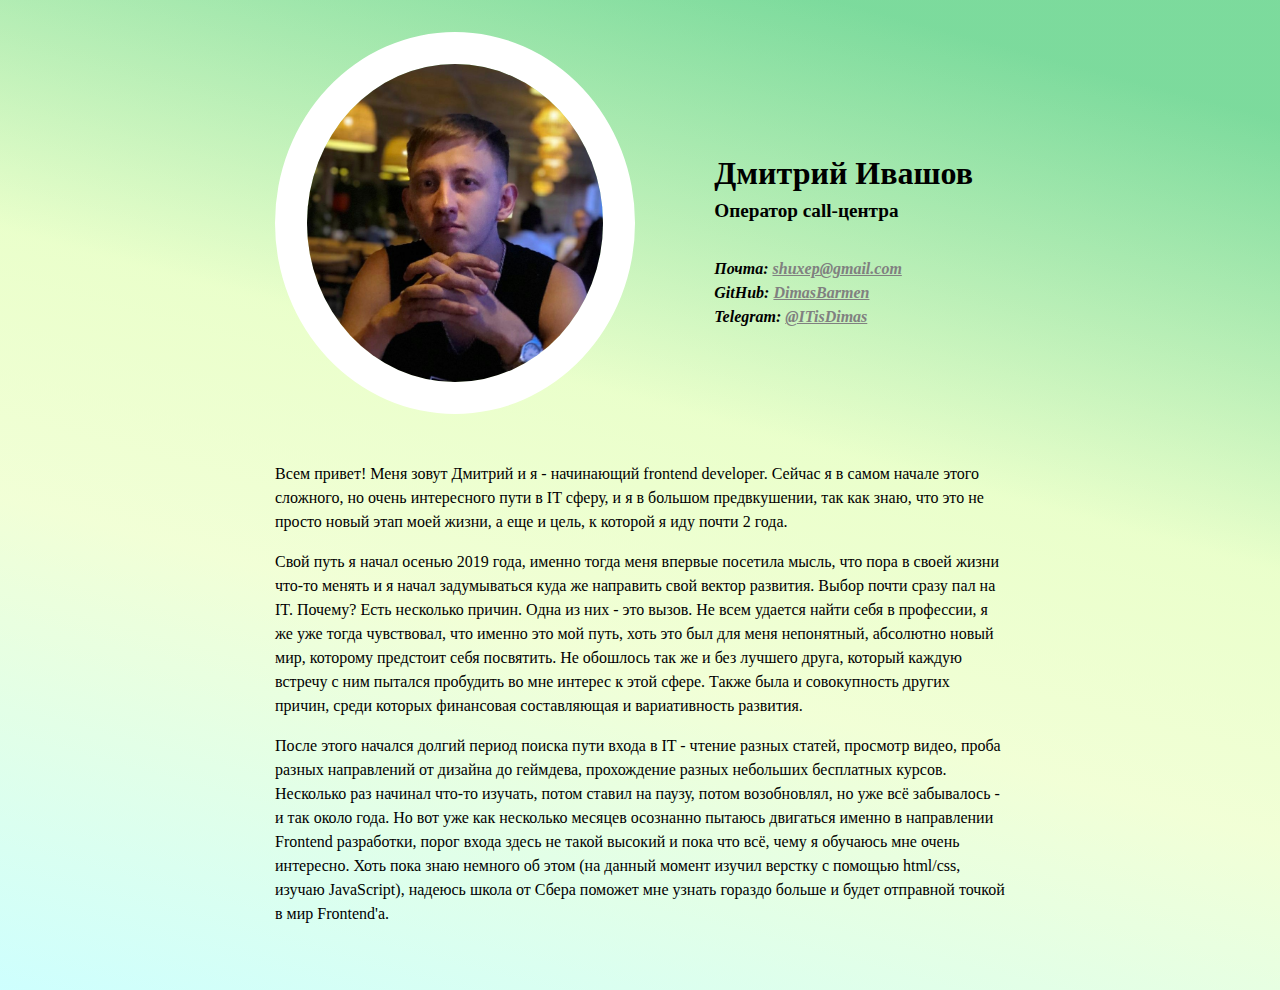
<file: index.html>
<!DOCTYPE html>
<html>
	<head>
		<meta charset="utf-8">
		<title>Студент Дмитрий Ивашов</title>
		<link rel="stylesheet" href="reset.css">
		<link rel="stylesheet" href="style.css">
	</head>
	<body>
		<div class="person"> <!-- Блок -->
			<div class="person__info"> <!-- Элемент -->
				<div class="avatar"> <!-- Блок -->
					<img class="avatar__picture" src="./avatar.jpg" /> <!-- Элемент -->
				</div>
			</div>
			<div class="person__contacts"> <!-- Элемент -->
				<div class="contacts"> <!-- Блок -->
					<div class="contacts__name">Дмитрий Ивашов</div> <!-- Элемент -->
					<div class="contacts__role">Оператор call-центра</div> <!-- Элемент -->
					<ul class="contacts__links"> <!-- Элемент -->
						<li class="contacts__item"> <!-- Элемент -->
							<span class="contacts__title">Почта</span> <!-- Элемент -->
							<a class="contacts__link" href="mailto: shuxep@gmail.com" target="_blink">shuxep@gmail.com</a> <!-- Элемент -->
						</li>
						<li class="contacts__item"> <!-- Элемент -->
							<span class="contacts__title">GitHub</span> <!-- Элемент -->
							<a class="contacts__link" href="http://github.com/dimasbarmen/" target="_blink">DimasBarmen</a> <!-- Элемент -->
						</li>
						<li class="contacts__item"> <!-- Элемент -->
							<span class="contacts__title">Telegram</span> <!-- Элемент -->
							<a class="contacts__link" href="tg://resolve?domain=ITisDimas" target="_blink">@ITisDimas</a> <!-- Элемент -->
						</ul>						
					</ul>
				</div>
			</div>
			<div class="person__details"> <!-- Элемент -->
				<p class="paragraph"> <!-- Блок -->
					Всем привет! Меня зовут Дмитрий и я - начинающий frontend developer. Сейчас я
					в самом начале этого сложного, но очень интересного пути в IT сферу, и я в
					большом предвкушении, так как знаю, что это не просто новый этап моей жизни, а еще
					и цель, к которой я иду почти 2 года.
				</p>
				<p class="paragraph"> <!-- Блок -->
					Свой путь я начал осенью 2019 года, именно тогда меня впервые посетила мысль, что
					пора в своей жизни что-то менять и я начал задумываться куда же направить свой
					вектор развития. Выбор почти сразу пал на IT. Почему? Есть несколько причин. Одна из
					них - это вызов. Не всем удается найти себя в профессии, я же уже тогда чувствовал,
					что именно это мой путь, хоть это был для меня непонятный, абсолютно новый мир,
					которому предстоит себя посвятить. Не обошлось так же и без лучшего друга,
					который каждую встречу с ним пытался пробудить во мне интерес к этой сфере. Также
					была и совокупность других причин, среди которых финансовая составляющая и вариативность развития.
				</p>
				<p class="paragraph paragraph_last"> <!-- Блок + булевый модификатор -->
					После этого начался долгий период поиска пути входа в IT - чтение разных
					статей, просмотр видео, проба разных направлений от дизайна до геймдева, прохождение
					разных небольших бесплатных курсов. Несколько раз начинал что-то изучать, потом
					ставил на паузу, потом возобновлял, но уже всё забывалось - и так около года.
					Но вот уже как несколько месяцев осознанно пытаюсь двигаться именно в направлении Frontend разработки, порог входа здесь не такой высокий и пока что всё, чему я обучаюсь мне очень интересно. Хоть пока знаю немного об этом (на данный момент изучил верстку с помощью html/css, изучаю JavaScript), надеюсь школа от Сбера поможет мне узнать гораздо больше и будет отправной точкой в мир Frontend'а.
				</p>
			</div> <!-- /.person__details -->
		</div> <!-- /.person -->
	</body>
</html>
</file>
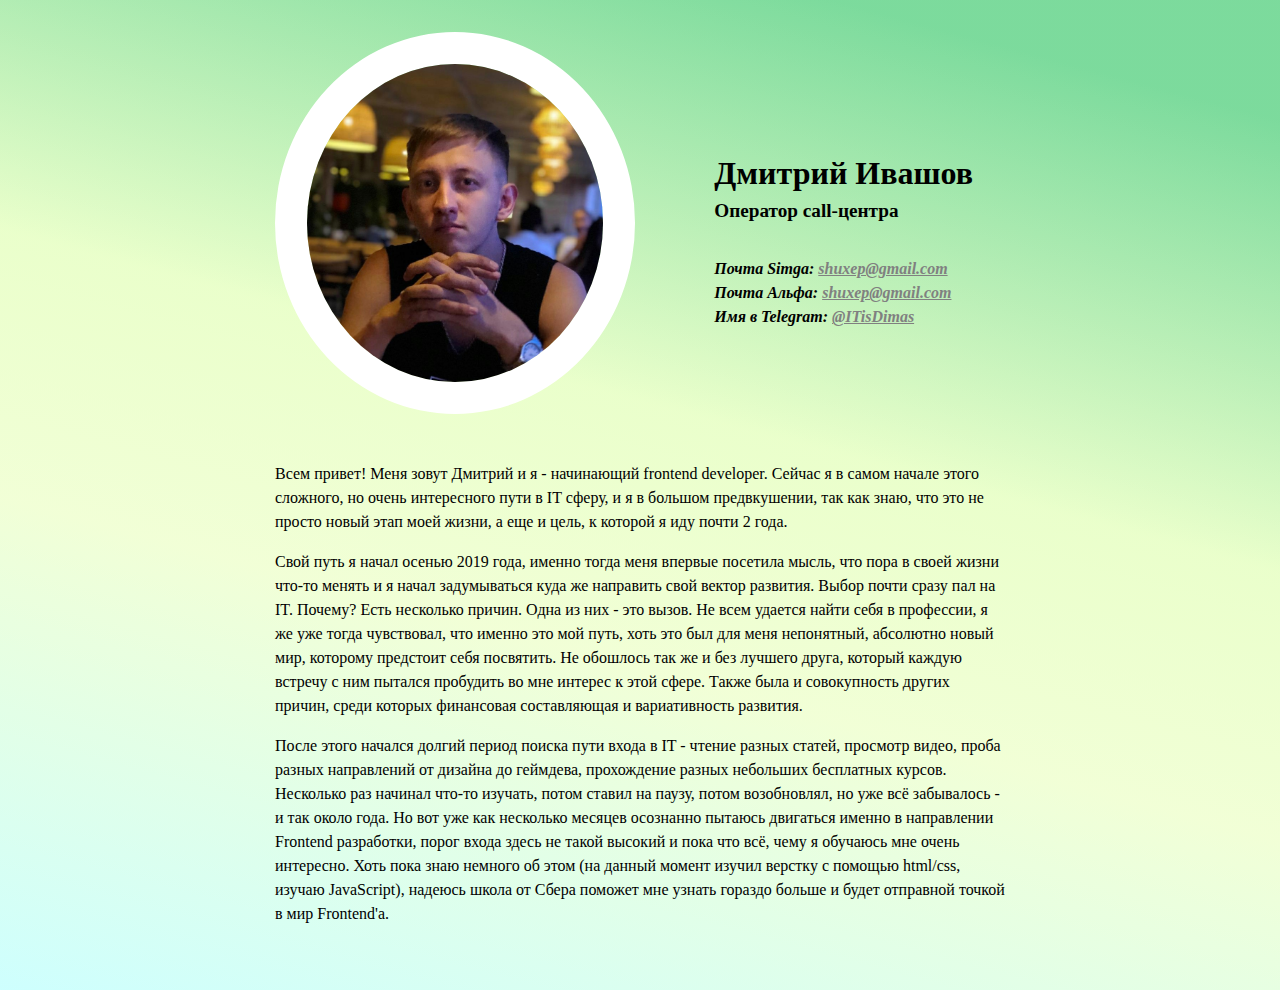
<file: html-css-lesson-1/index.html>
<!DOCTYPE html>
<html>
	<head>
		<meta charset="utf-8">
		<title>Студент Дмитрий Ивашов</title>
		<link rel="stylesheet" href="reset.css">
		<link rel="stylesheet" href="style.css">
	</head>
	<body>
		<div class="person"> <!-- Блок -->
			<div class="person__info"> <!-- Элемент -->
				<div class="avatar"> <!-- Блок -->
					<img class="avatar__picture" src="./avatar.jpg" /> <!-- Элемент -->
				</div>
			</div>
			<div class="person__contacts"> <!-- Элемент -->
				<div class="contacts"> <!-- Блок -->
					<div class="contacts__name">Дмитрий Ивашов</div> <!-- Элемент -->
					<div class="contacts__role">Оператор call-центра</div> <!-- Элемент -->
					<ul class="contacts__links"> <!-- Элемент -->
						<li class="contacts__item"> <!-- Элемент -->
							<span class="contacts__title">Почта Simga:</span> <!-- Элемент -->
							<a class="contacts__link" href="mailto: shuxep@gmail.com">shuxep@gmail.com</a> <!-- Элемент -->
						</ul>
						<li class="contacts__item"> <!-- Элемент -->
							<span class="contacts__title">Почта Альфа:</span> <!-- Элемент -->
							<a class="contacts__link" href="mailto: shuxep@gmail.com">shuxep@gmail.com</a> <!-- Элемент -->
						</ul>
						<li class="contacts__item"> <!-- Элемент -->
							<span class="contacts__title">Имя в Telegram:</span> <!-- Элемент -->
							<a class="contacts__link" href="tg://resolve?domain=ITisDimas">@ITisDimas</a> <!-- Элемент -->
						</ul>						
					</ul>
				</div>
			</div>
			<div class="person__details"> <!-- Элемент -->
				<p class="paragraph"> <!-- Блок -->
					Всем привет! Меня зовут Дмитрий и я - начинающий frontend developer. Сейчас я
					в самом начале этого сложного, но очень интересного пути в IT сферу, и я в
					большом предвкушении, так как знаю, что это не просто новый этап моей жизни, а еще
					и цель, к которой я иду почти 2 года.
				</p>
				<p class="paragraph"> <!-- Блок -->
					Свой путь я начал осенью 2019 года, именно тогда меня впервые посетила мысль, что
					пора в своей жизни что-то менять и я начал задумываться куда же направить свой
					вектор развития. Выбор почти сразу пал на IT. Почему? Есть несколько причин. Одна из
					них - это вызов. Не всем удается найти себя в профессии, я же уже тогда чувствовал,
					что именно это мой путь, хоть это был для меня непонятный, абсолютно новый мир,
					которому предстоит себя посвятить. Не обошлось так же и без лучшего друга,
					который каждую встречу с ним пытался пробудить во мне интерес к этой сфере. Также
					была и совокупность других причин, среди которых финансовая составляющая и вариативность развития.
				</p>
				<p class="paragraph paragraph_last"> <!-- Блок + булевый модификатор -->
					После этого начался долгий период поиска пути входа в IT - чтение разных
					статей, просмотр видео, проба разных направлений от дизайна до геймдева, прохождение
					разных небольших бесплатных курсов. Несколько раз начинал что-то изучать, потом
					ставил на паузу, потом возобновлял, но уже всё забывалось - и так около года.
					Но вот уже как несколько месяцев осознанно пытаюсь двигаться именно в направлении Frontend разработки, порог входа здесь не такой высокий и пока что всё, чему я обучаюсь мне очень интересно. Хоть пока знаю немного об этом (на данный момент изучил верстку с помощью html/css, изучаю JavaScript), надеюсь школа от Сбера поможет мне узнать гораздо больше и будет отправной точкой в мир Frontend'а.
				</p>
			</div> <!-- /.person__details -->
		</div> <!-- /.person -->
	</body>
</html>
</file>
<file: style.css>
body,
html {
	width: 100%;
	background: rgb(0,255,250);
	background: linear-gradient(15deg, rgba(0,255,250,0.1) 0%, rgba(217,255,142,0.2) 37%, rgba(214,255,154,0.3) 57%, rgba(0,184,63,0.3) 91%);
	font-size: 16px;
	overflow-x: hidden;
}
.person {
	box-sizing: border-box;
	display: flex;
	justify-content: space-between;
	flex-wrap: wrap;
	align-items: center;
	padding-top: 2rem;
	width: 730px;
	margin: 0 auto;
	list-style: none;
	font-weight: 500;
}
.person__info {
	margin-bottom: 2rem;
}
.person__contacts {
	padding-right: 2rem;
	font-weight: 700;
}

.avatar__picture {
	border-radius: 50%;
	border: #fff 32px solid;
	width: 360px;
	transition: transform .7s ease-in ;
	z-index: 10;

	animation-name: small-large;
	animation-duration: 1.5s;
}
.avatar__picture:hover {
	transform: translateX(100%) rotate(360deg);
}

.contacts__name {
	font-size: 2rem;
	font-weight: 700;

	animation-name: top-down;
	animation-duration: 1.5s;
}
.contacts__role {
	font-size: 1.2rem;
	font-weight: 700;
	padding-bottom: 2rem;

	animation-name: top-down;
	animation-duration: 1.5s;
}
.contacts__item:nth-child(1) {
	animation-name: emergence;
	animation-duration: 3s;
}
.contacts__item:nth-child(2) {
	animation-name: emergence;
	animation-duration: 3.5s;
}
.contacts__item:nth-child(3) {
	animation-name: emergence;
	animation-duration: 4s;
}

.contacts__title {
	font-style: italic;
	font-weight: 700;
}
.contacts__title::after {
	content: ":";
}

.contacts__link {
	color: grey;
	font-style: italic;
}
.paragraph {
	margin: 1rem 0;
}
.paragraph_last {
	padding-bottom: 3rem;
	animation-name: emergence;
	animation-duration: 4.5s;
	animation-timing-function: ease-out;
}
.paragraph:nth-child(1) {
	animation-name: left-right;
	animation-duration: 4.5s;
}
.paragraph:nth-child(2) {
	animation-name: right-left;
	animation-duration: 4.5s;
}


/* Animations */


@keyframes left-right{
	0% {
		transform: translateX(-3000px);
	}
	100% {
		transform: translateX(0);
		opacity: 1;
	}
}
@keyframes right-left {
	0% {
		transform: translateX(3000px);
	}
	100% {
		transform: translateX(0);
	}
}

@keyframes top-down {
	0% {
		transform: translateY(-3000px);
	}
	100% {
		transform: translateY(0);
	}
}
@keyframes emergence {
	0% {
		opacity: 0;
	}
	50% {
		opacity: 0;
	}
	100% {
		opacity: 1;
	}
}
@keyframes small-large {
	0% {
		transform: scale(0);
		border: none;
	}
	50% {
		border: #fff 1rem solid;
	}
	}
	75% {
		border: #fff 1.5rem solid;
	}
	100% {
		transform: scale(1);
	}
}
</file>
<file: html-css-lesson-1/style.css>
body,
html {
	width: 100%;
	background: rgb(0,255,250);
	background: linear-gradient(15deg, rgba(0,255,250,0.1) 0%, rgba(217,255,142,0.2) 37%, rgba(214,255,154,0.3) 57%, rgba(0,184,63,0.3) 91%);
	font-size: 16px;
}
.person {
	box-sizing: border-box;
	display: flex;
	justify-content: space-between;
	align-items: center;
	padding-top: 32px;
	width: 730px;
	margin: 0 auto;
	flex-wrap: wrap;
	list-style: none;
	font-weight: 500;
}
.person__info {
	margin-bottom: 32px;
}
.person__contacts {
	padding-right: 32px;
	font-weight: 700;
}
.person__details {
	/* добавьте ваш код  */
}
.avatar {
	/* добавьте ваш код  */
}
.avatar__picture {
	border-radius: 50%;
	border: #fff 32px solid;
	width: 360px;
}
.contacts {
	/* добавьте ваш код  */
}
.contacts__name {
	font-size: 32px;
	font-weight: 700;
}
.contacts__role {
	font-size: 19.2px;
	font-weight: 700;
	padding-bottom: 32px;
}
.contacts__item {
	/* добавьте ваш код  */
}
.contacts__title {
	font-style: italic;
	font-weight: 700;
}
.contacts__title:after {
	/* добавьте ваш код  */
}
.contacts__link {
	color: grey;
	font-style: italic;
}
.paragraph {
	margin: 16px 0;
}
.paragraph_last {
	padding-bottom: 48px;
}
</file>
